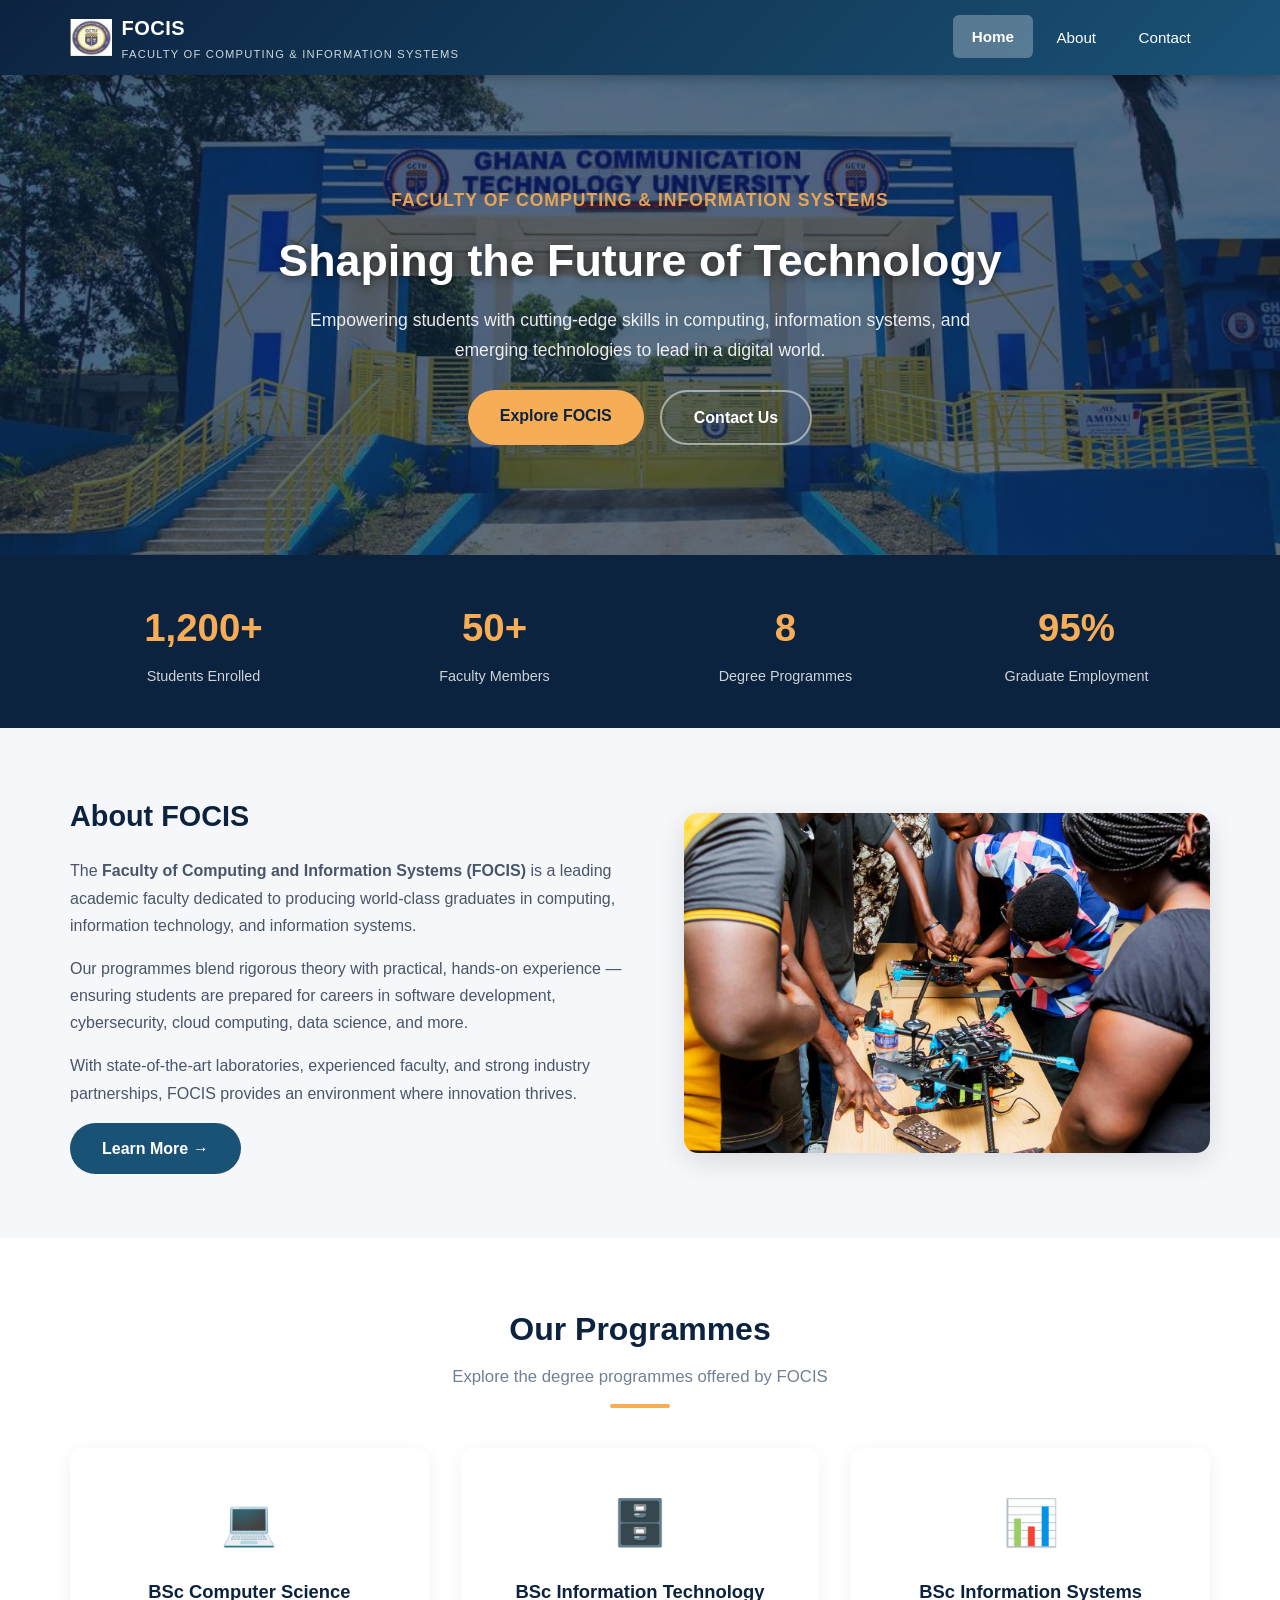
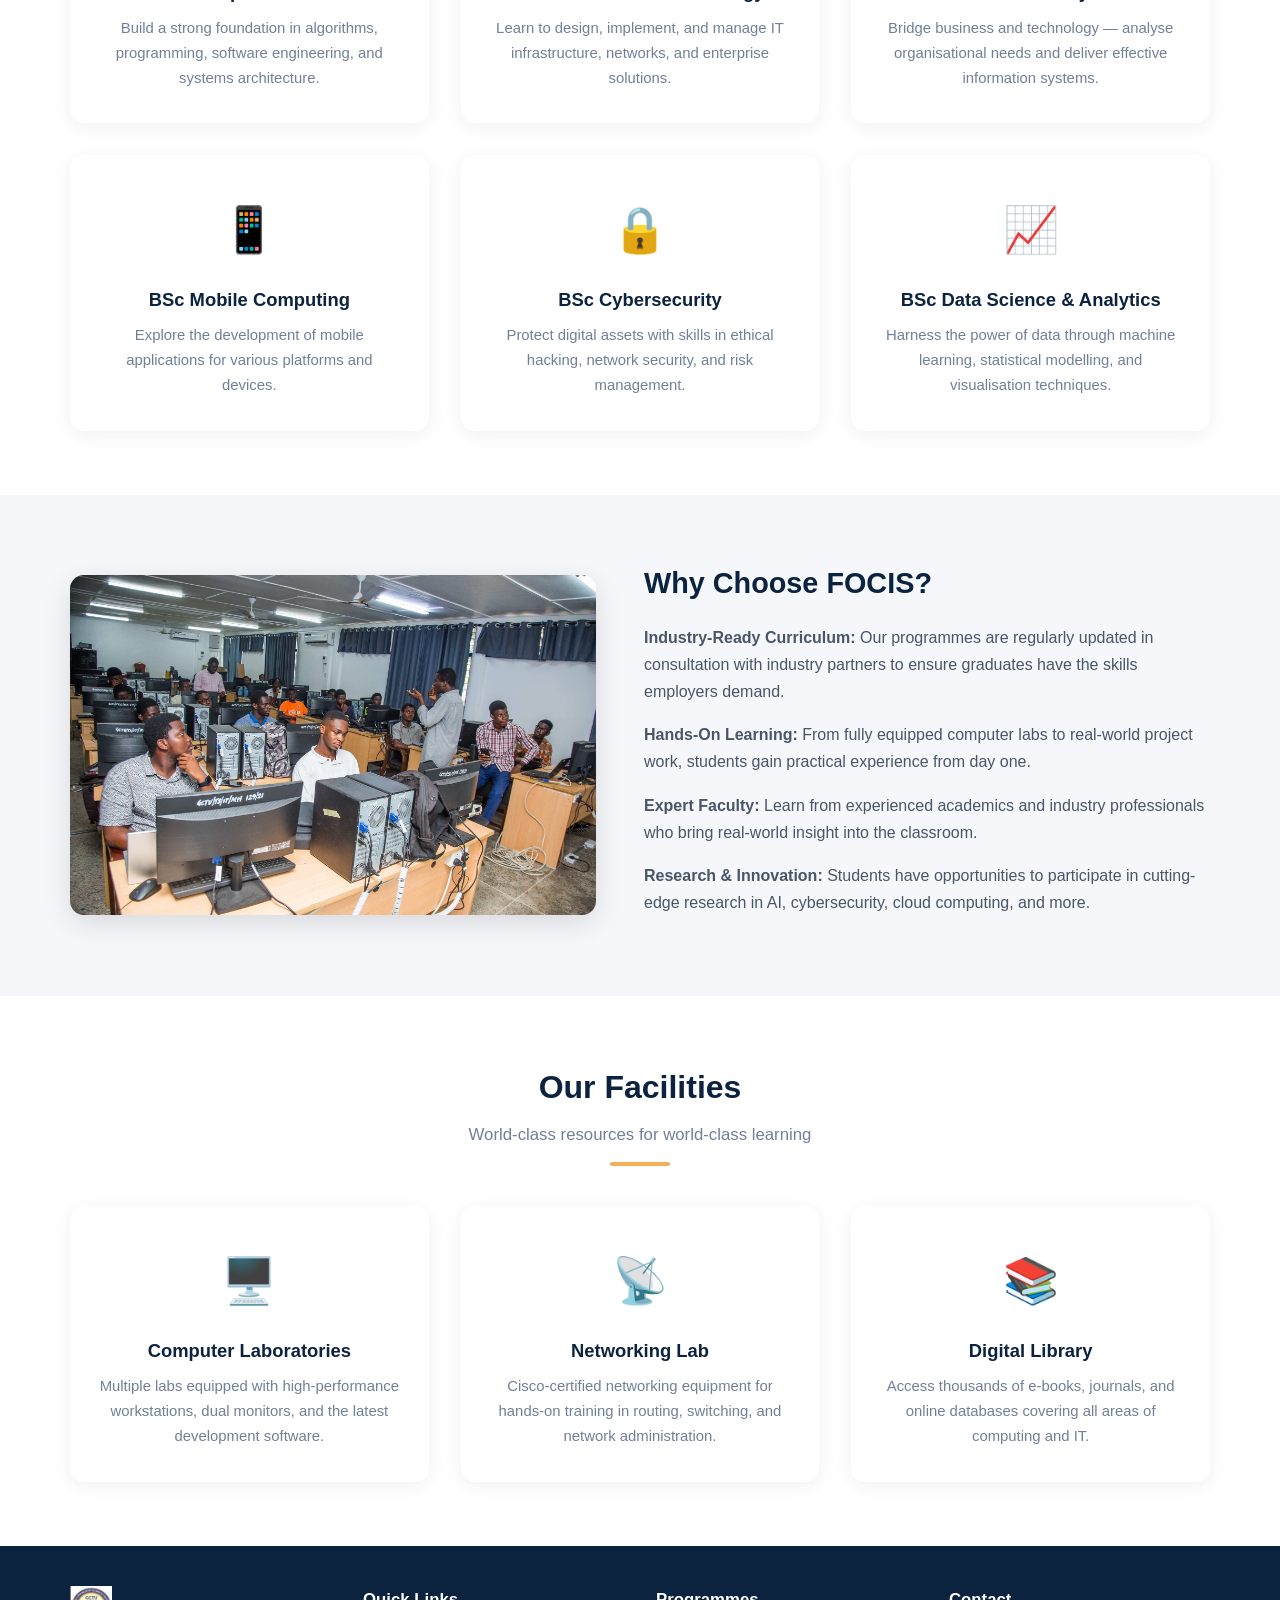
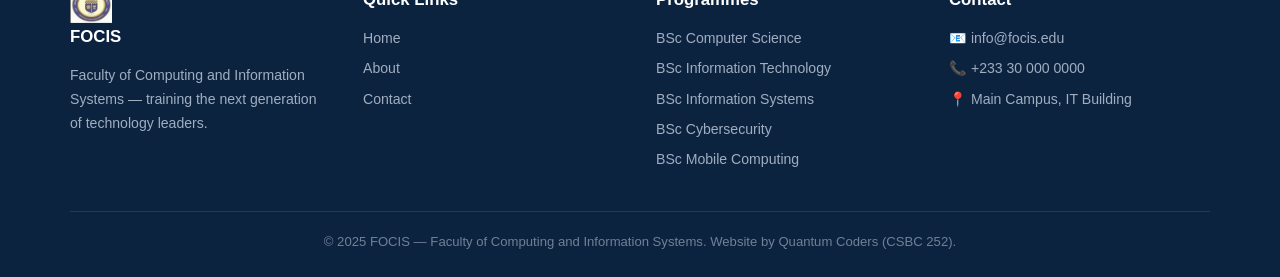
<file: index.html>
<!DOCTYPE html>
<html lang="en">
<head>
  <meta charset="UTF-8">
  <meta name="viewport" content="width=device-width, initial-scale=1.0">
  <title>FOCIS | Faculty of Computing and Information Systems</title>
  <link rel="stylesheet" href="style.css">
</head>
<body>

  <!-- ========== HEADER ========== -->
  <header>
    <div class="container">
      <a href="index.html" class="logo">
        <img src="images/G logo.jpg" alt="FOCIS Logo" class="logo-icon" height ="42" width ="42">
        <h1>FOCIS<span>Faculty of Computing &amp; Information Systems</span></h1>
      </a>
      <nav>
        <button class="hamburger" onclick="toggleMenu()" aria-label="Toggle menu">
          <span></span><span></span><span></span>
        </button>
        <ul id="navMenu">
          <li><a href="index.html" class="active">Home</a></li>
          <li><a href="about.html">About</a></li>
          <li><a href="contact.html">Contact</a></li>
        </ul>
      </nav>
    </div>
  </header>

  <!-- ========== HERO ========== -->
  <section class="hero">
     
    <img class="hero-video" 
     src="images/gtb.jpeg" type="image/jpeg" alt="FOCIS Campus View">
  </img>
    <div class="hero-overlay"></div>
    <div class="hero-content">
      <div class="hero-sub">Faculty of Computing &amp; Information Systems</div>
      <h2>Shaping the Future of Technology</h2>
      <p>Empowering students with cutting-edge skills in computing, information systems, and emerging technologies to lead in a digital world.</p>
      <div class="hero-btns">
        <a href="about.html" class="btn btn-primary">Explore FOCIS</a>
        <a href="contact.html" class="btn btn-secondary">Contact Us</a>
      </div>
    </div>
  </section>

  <!-- ========== STATS BAR ========== -->
  <section class="stats-bar">
    <div class="container">
      <div class="stats-grid">
        <div class="stat-item">
          <h3>1,200+</h3>
          <p>Students Enrolled</p>
        </div>
        <div class="stat-item">
          <h3>50+</h3>
          <p>Faculty Members</p>
        </div>
        <div class="stat-item">
          <h3>8</h3>
          <p>Degree Programmes</p>
        </div>
        <div class="stat-item">
          <h3>95%</h3>
          <p>Graduate Employment</p>
        </div>
      </div>
    </div>
  </section>

  <!-- ========== ABOUT FOCIS ========== -->
  <section class="section">
    <div class="container">
      <div class="two-col fade-in">
        <div class="text">
          <h2>About FOCIS</h2>
          <p>The <strong>Faculty of Computing and Information Systems (FOCIS)</strong> is a leading academic faculty dedicated to producing world-class graduates in computing, information technology, and information systems.</p>
          <p>Our programmes blend rigorous theory with practical, hands-on experience — ensuring students are prepared for careers in software development, cybersecurity, cloud computing, data science, and more.</p>
          <p>With state-of-the-art laboratories, experienced faculty, and strong industry partnerships, FOCIS provides an environment where innovation thrives.</p>
          <a href="about.html" class="btn btn-solid-blue">Learn More →</a>
        </div>
         
        <div class="image">
            <img src="images/lectimg.jpeg" alt="FOCIS Lecture Hall">
        </div>
      </div>
    </div>
  </section>

  <!-- ========== PROGRAMMES ========== -->
  <section class="section" style="background:#fff;">
    <div class="container">
      <div class="section-title fade-in">
        <h2>Our Programmes</h2>
        <p>Explore the degree programmes offered by FOCIS</p>
        <span class="underline"></span>
      </div>

      <div class="cards fade-in">
        <div class="card">
          <div class="icon">💻</div>
          <h3>BSc Computer Science</h3>
          <p>Build a strong foundation in algorithms, programming, software engineering, and systems architecture.</p>
        </div>
        <div class="card">
          <div class="icon">🗄️</div>
          <h3>BSc Information Technology</h3>
          <p>Learn to design, implement, and manage IT infrastructure, networks, and enterprise solutions.</p>
        </div>
        <div class="card">
          <div class="icon">📊</div>
          <h3>BSc Information Systems</h3>
          <p>Bridge business and technology — analyse organisational needs and deliver effective information systems.</p>
        </div>
        <div class="card">
          <div class="icon">📱</div>
          <h3> BSc Mobile Computing</h3>
          <p>Explore the development of mobile applications for various platforms and devices.</p>
        </div>
        <div class="card">
          <div class="icon">🔒</div>
          <h3>BSc Cybersecurity</h3>
          <p>Protect digital assets with skills in ethical hacking, network security, and risk management.</p>
        </div>
        <div class="card">
          <div class="icon">📈</div>
          <h3>BSc Data Science &amp; Analytics</h3>
          <p>Harness the power of data through machine learning, statistical modelling, and visualisation techniques.</p>
        </div>
      </div>
    </div>
  </section>

  <!-- ========== WHY FOCIS ========== -->
  <section class="section">
    <div class="container">
      <div class="two-col fade-in"> 
        <div class="image">
            <img src="images/lab.jpg" alt="FOCIS Computer Laboratory">
        </div>
        <div class="text">
          <h2>Why Choose FOCIS?</h2>
          <p><strong>Industry-Ready Curriculum:</strong> Our programmes are regularly updated in consultation with industry partners to ensure graduates have the skills employers demand.</p>
          <p><strong>Hands-On Learning:</strong> From fully equipped computer labs to real-world project work, students gain practical experience from day one.</p>
          <p><strong>Expert Faculty:</strong> Learn from experienced academics and industry professionals who bring real-world insight into the classroom.</p>
          <p><strong>Research &amp; Innovation:</strong> Students have opportunities to participate in cutting-edge research in AI, cybersecurity, cloud computing, and more.</p>
        </div>
      </div>
    </div>
  </section>

  <!-- ========== FACILITIES ========== -->
  <section class="section" style="background:#fff;">
    <div class="container">
      <div class="section-title fade-in">
        <h2>Our Facilities</h2>
        <p>World-class resources for world-class learning</p>
        <span class="underline"></span>
      </div>

      <div class="cards fade-in">
        <div class="card">
          <div class="icon">🖥️</div>
          <h3>Computer Laboratories</h3>
          <p>Multiple labs equipped with high-performance workstations, dual monitors, and the latest development software.</p>
        </div>
        <div class="card">
          <div class="icon">📡</div>
          <h3>Networking Lab</h3>
          <p>Cisco-certified networking equipment for hands-on training in routing, switching, and network administration.</p>
        </div>
        <div class="card">
          <div class="icon">📚</div>
          <h3>Digital Library</h3>
          <p>Access thousands of e-books, journals, and online databases covering all areas of computing and IT.</p>
        </div>
      </div>
    </div>
  </section>

  <!-- ========== FOOTER ========== -->
  <footer>
    <div class="container">
      <div class="footer-grid">
        <div class="footer-col">
          <img src="images/G logo.jpg" alt="FOCIS Logo" class="logo-icon" height ="42" width ="42">
          <h4> FOCIS</h4>
          <p>Faculty of Computing and Information Systems — training the next generation of technology leaders.</p>
        </div>
        <div class="footer-col">
          <h4>Quick Links</h4>
          <a href="index.html">Home</a>
          <a href="about.html">About</a>
          <a href="contact.html">Contact</a>
        </div>
        <div class="footer-col">
          <h4>Programmes</h4>
          <p>BSc Computer Science</p>
          <p>BSc Information Technology</p>
          <p>BSc Information Systems</p>
          <p>BSc Cybersecurity</p>
          <p>BSc Mobile Computing</p>
        </div>
        <div class="footer-col">
          <h4>Contact</h4>
          <p>📧 info@focis.edu</p>
          <p>📞 +233 30 000 0000</p>
          <p>📍 Main Campus, IT Building</p>
        </div>
      </div>
      <div class="footer-bottom">
        <p>&copy; 2025 FOCIS — Faculty of Computing and Information Systems. Website by Quantum Coders (CSBC 252).</p>
      </div>
    </div>
  </footer>

   <script src="script.js"></script>

</body>
</html>
</file>
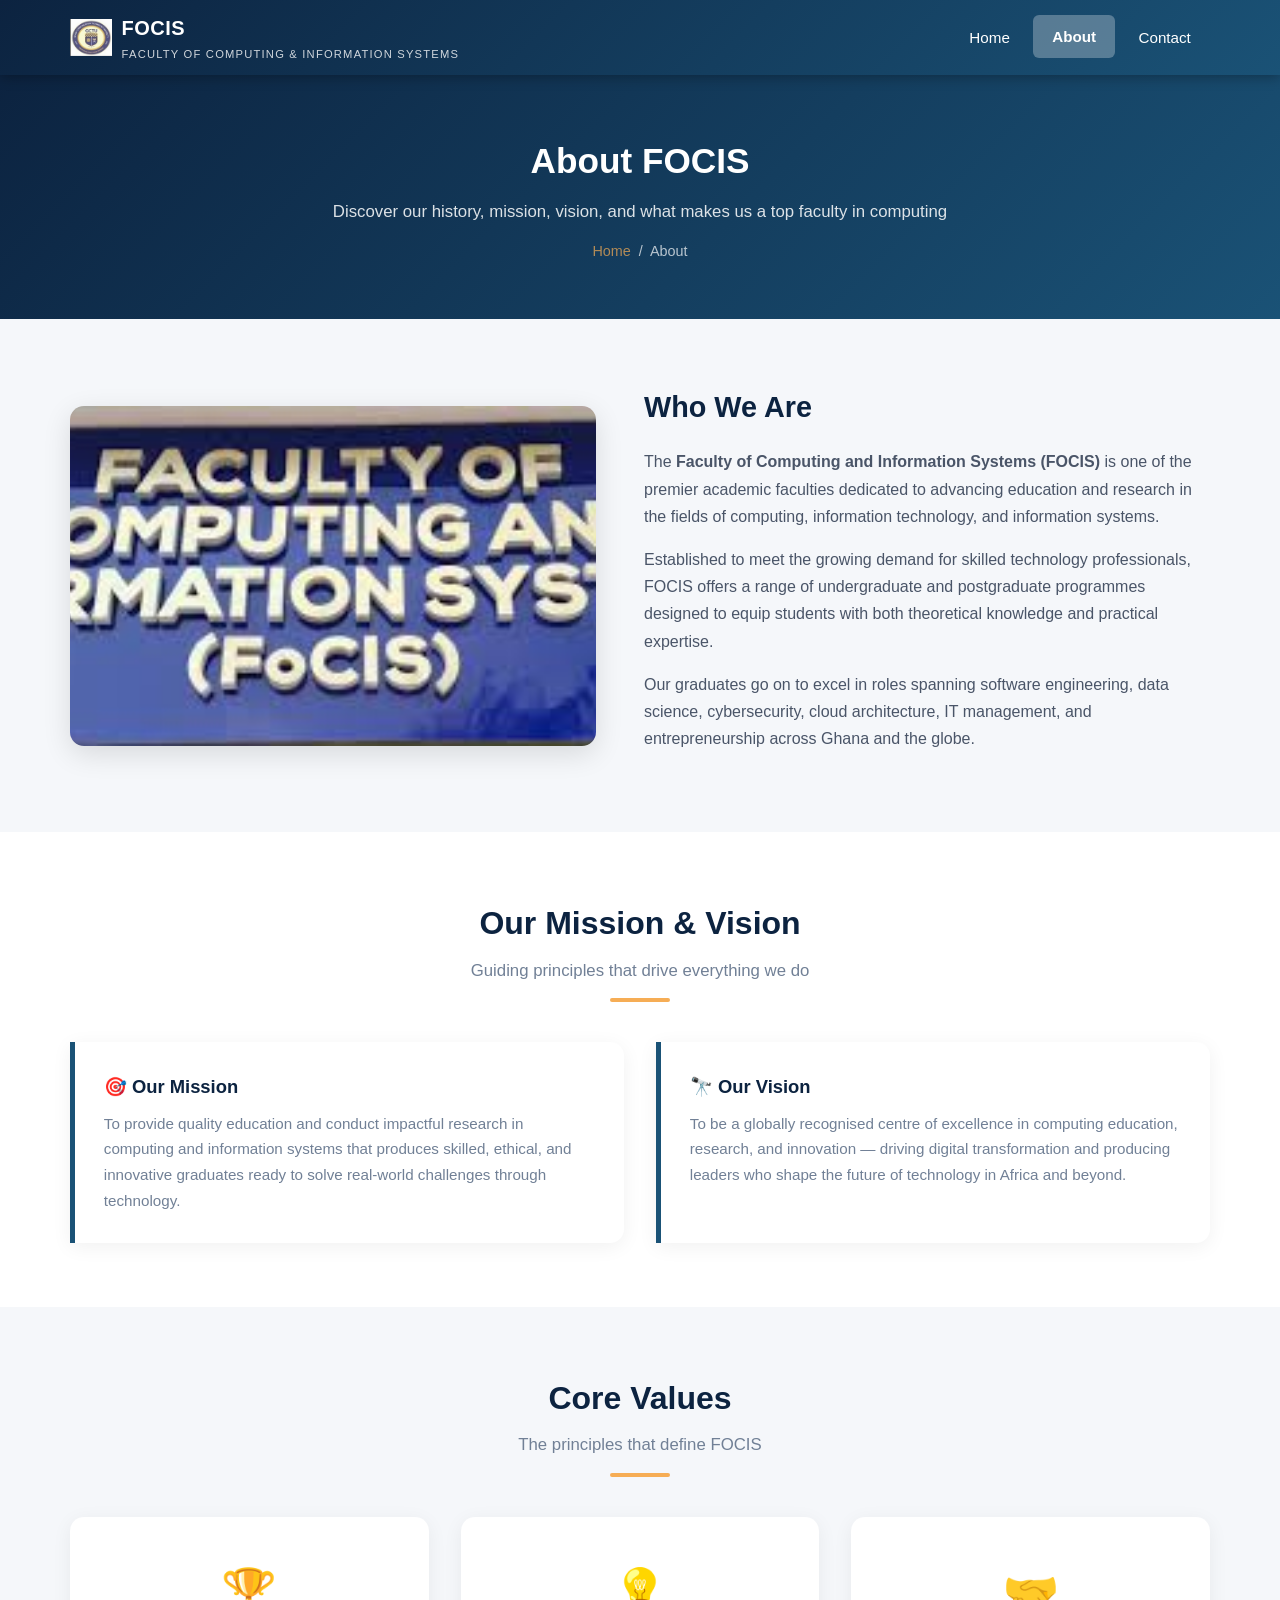
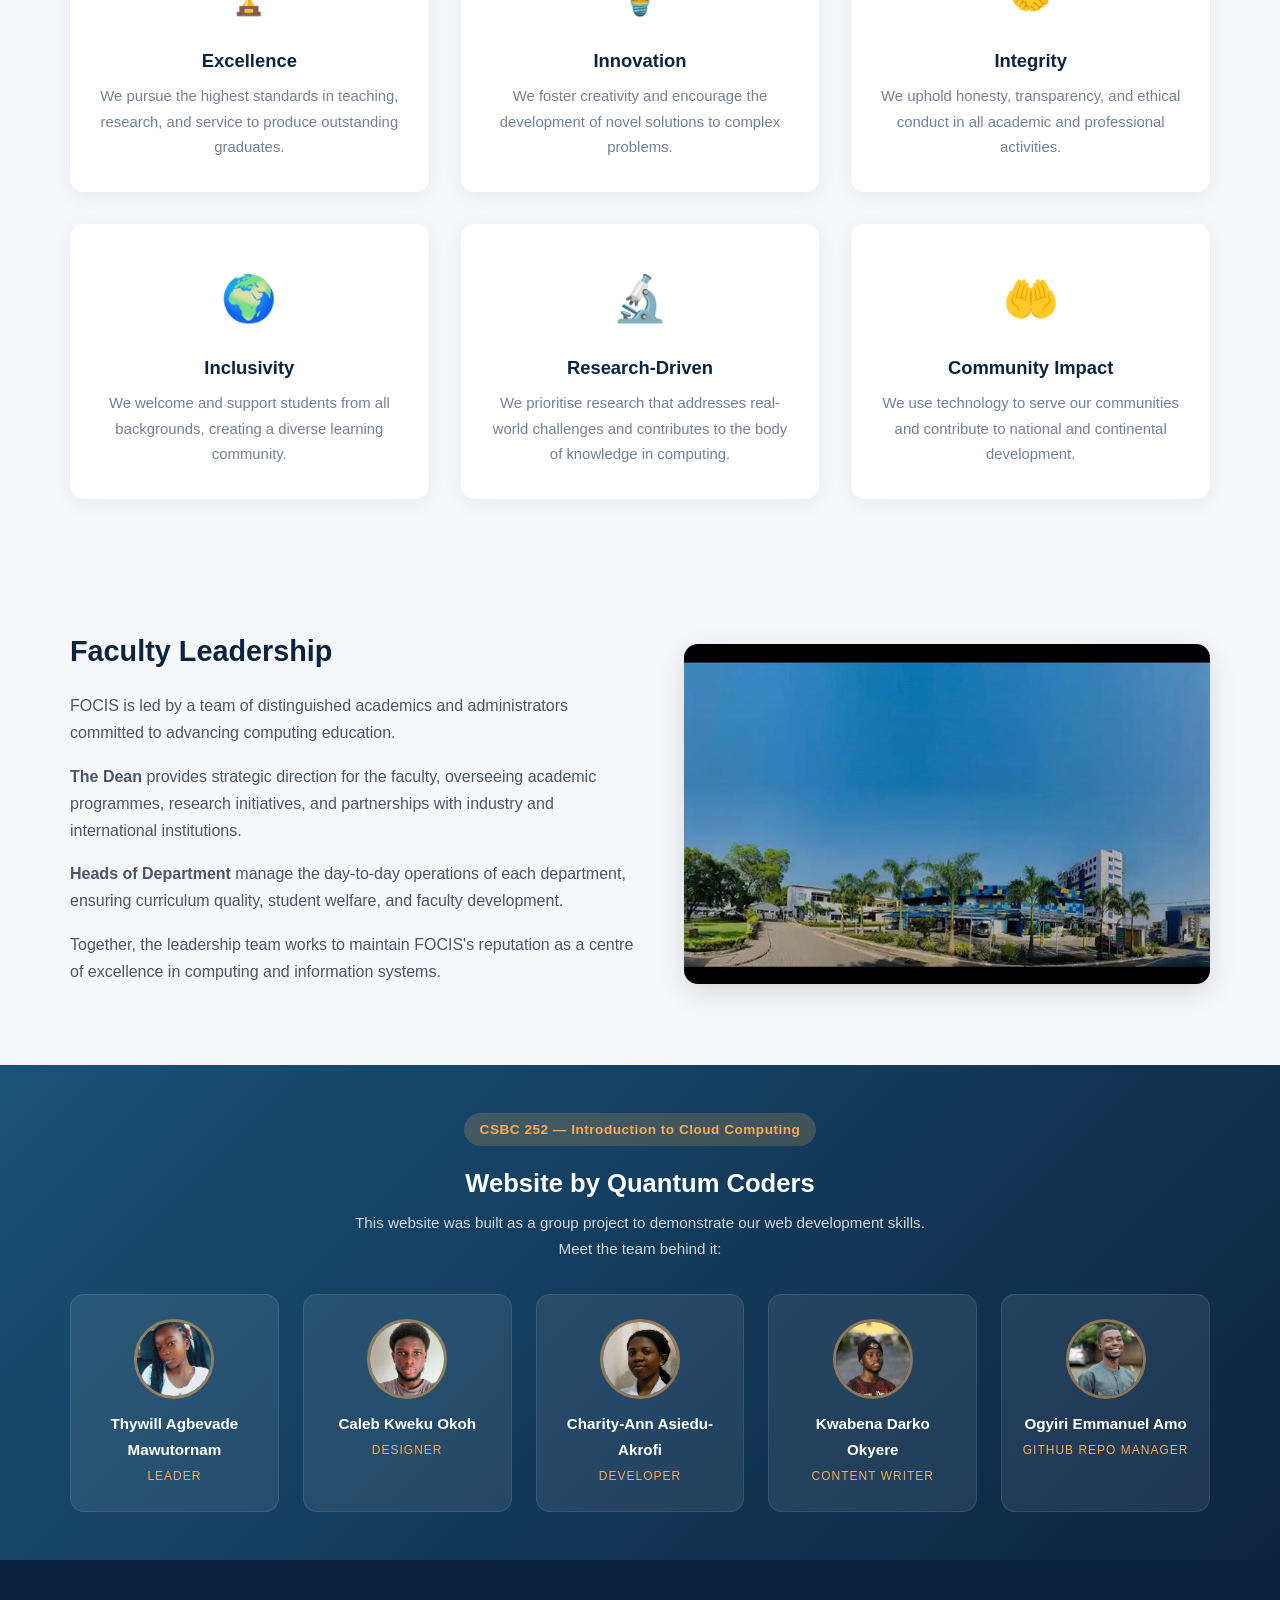
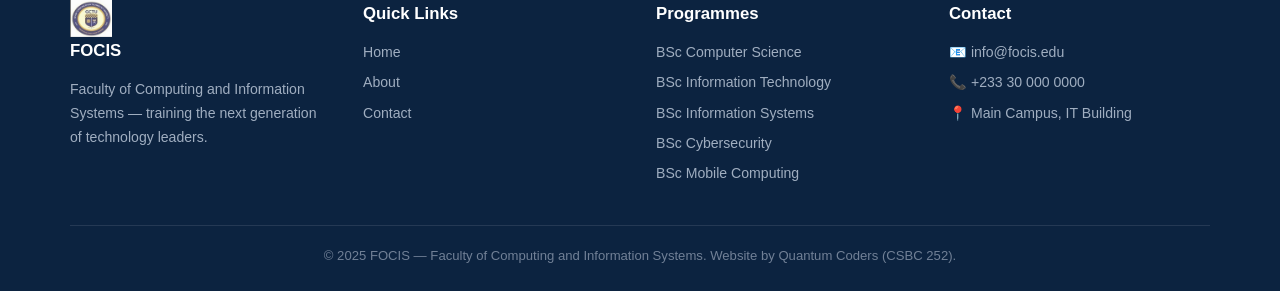
<file: about.html>
<!DOCTYPE html>
<html lang="en">
<head>
  <meta charset="UTF-8">
  <meta name="viewport" content="width=device-width, initial-scale=1.0">
  <title>About | FOCIS — Faculty of Computing and Information Systems</title>
  <link rel="stylesheet" href="style.css">
</head>
<body>

  <!-- ========== HEADER ========== -->
  <header>
    <div class="container">
      <a href="index.html" class="logo">
         <img src="images/G logo.jpg" alt="FOCIS Logo" class="logo-icon" height ="42" width ="42">
        <h1>FOCIS<span>Faculty of Computing &amp; Information Systems</span></h1>
      </a>
      <nav>
        <button class="hamburger" onclick="toggleMenu()" aria-label="Toggle menu">
          <span></span><span></span><span></span>
        </button>
        <ul id="navMenu">
          <li><a href="index.html">Home</a></li>
          <li><a href="about.html" class="active">About</a></li>
          <li><a href="contact.html">Contact</a></li>
        </ul>
      </nav>
    </div>
  </header>

  <!-- ========== PAGE BANNER ========== -->
  <section class="page-banner">
    <h2>About FOCIS</h2>
    <p>Discover our history, mission, vision, and what makes us a top faculty in computing</p>
    <div class="breadcrumb">
      <a href="index.html">Home</a> &nbsp;/&nbsp; About
    </div>
  </section>

  <!-- ========== OVERVIEW ========== -->
  <section class="section">
    <div class="container">
      <div class="two-col fade-in">
        <div class="image">
          <img src="images/focis.jpg" alt="FOCIS Faculty">
        </div>
        <div class="text">
          <h2>Who We Are</h2>
          <p>The <strong>Faculty of Computing and Information Systems (FOCIS)</strong> is one of the premier academic faculties dedicated to advancing education and research in the fields of computing, information technology, and information systems.</p>
          <p>Established to meet the growing demand for skilled technology professionals, FOCIS offers a range of undergraduate and postgraduate programmes designed to equip students with both theoretical knowledge and practical expertise.</p>
          <p>Our graduates go on to excel in roles spanning software engineering, data science, cybersecurity, cloud architecture, IT management, and entrepreneurship across Ghana and the globe.</p>
        </div>
      </div>
    </div>
  </section>

  <!-- ========== MISSION & VISION ========== -->
  <section class="section" style="background:#fff;">
    <div class="container">
      <div class="section-title fade-in">
        <h2>Our Mission &amp; Vision</h2>
        <p>Guiding principles that drive everything we do</p>
        <span class="underline"></span>
      </div>

      <div class="info-boxes fade-in">
        <div class="info-box">
          <h3>🎯 Our Mission</h3>
          <p>To provide quality education and conduct impactful research in computing and information systems that produces skilled, ethical, and innovative graduates ready to solve real-world challenges through technology.</p>
        </div>
        <div class="info-box">
          <h3>🔭 Our Vision</h3>
          <p>To be a globally recognised centre of excellence in computing education, research, and innovation — driving digital transformation and producing leaders who shape the future of technology in Africa and beyond.</p>
        </div>
      </div>
    </div>
  </section>

  <!-- ========== CORE VALUES ========== -->
  <section class="section">
    <div class="container">
      <div class="section-title fade-in">
        <h2>Core Values</h2>
        <p>The principles that define FOCIS</p>
        <span class="underline"></span>
      </div>

      <div class="cards fade-in">
        <div class="card">
          <div class="icon">🏆</div>
          <h3>Excellence</h3>
          <p>We pursue the highest standards in teaching, research, and service to produce outstanding graduates.</p>
        </div>
        <div class="card">
          <div class="icon">💡</div>
          <h3>Innovation</h3>
          <p>We foster creativity and encourage the development of novel solutions to complex problems.</p>
        </div>
        <div class="card">
          <div class="icon">🤝</div>
          <h3>Integrity</h3>
          <p>We uphold honesty, transparency, and ethical conduct in all academic and professional activities.</p>
        </div>
        <div class="card">
          <div class="icon">🌍</div>
          <h3>Inclusivity</h3>
          <p>We welcome and support students from all backgrounds, creating a diverse learning community.</p>
        </div>
        <div class="card">
          <div class="icon">🔬</div>
          <h3>Research-Driven</h3>
          <p>We prioritise research that addresses real-world challenges and contributes to the body of knowledge in computing.</p>
        </div>
        <div class="card">
          <div class="icon">🤲</div>
          <h3>Community Impact</h3>
          <p>We use technology to serve our communities and contribute to national and continental development.</p>
        </div>
      </div>
    </div>
  </section>

  <!-- ========== LEADERSHIP ========== -->
  <section class="section">
    <div class="container">
      <div class="two-col fade-in">
        <div class="text">
          <h2>Faculty Leadership</h2>
          <p>FOCIS is led by a team of distinguished academics and administrators committed to advancing computing education.</p>
          <p><strong>The Dean</strong> provides strategic direction for the faculty, overseeing academic programmes, research initiatives, and partnerships with industry and international institutions.</p>
          <p><strong>Heads of Department</strong> manage the day-to-day operations of each department, ensuring curriculum quality, student welfare, and faculty development.</p>
          <p>Together, the leadership team works to maintain FOCIS's reputation as a centre of excellence in computing and information systems.</p>
        </div>
        <div class="image">
          <img src="images/GT.jpeg" alt="Faculty presentation">
        </div>
      </div>
    </div>
  </section>

  <!-- ========== GROUP CREDITS ========== -->
  <section class="credits-banner">
    <div class="container">
      <span class="course-tag">CSBC 252 — Introduction to Cloud Computing</span>
      <h2>Website by Quantum Coders</h2>
      <p>This website was built as a group project to demonstrate our web development skills. Meet the team behind it:</p>

      <div class="team-grid">
        <div class="team-card">
          <div class="avatar">
            <img src="images/THYWILL.jpeg" alt="Thywill Agbevade Mawutornam">
          </div>
          <h3>Thywill Agbevade Mawutornam</h3>
          <div class="role">Leader</div>
        </div>
        <div class="team-card">
          <div class="avatar">
            <img src="images/CALEB1.jpeg" alt="Caleb Kweku Okoh">
          </div>
          <h3>Caleb Kweku Okoh</h3>
          <div class="role">Designer</div>
        </div>
        <div class="team-card">
          <div class="avatar">
            <img src="images/ANN.jpeg" alt="Charity-Ann Asiedu-Akrofi">
          </div>
          <h3>Charity-Ann Asiedu-Akrofi</h3>
          <div class="role">Developer</div>
        </div>
        <div class="team-card">
          <div class="avatar">
            <img src="images/DARKO1.jpeg" alt="Kwabena Darko Okyere">
          </div>
          <h3>Kwabena Darko Okyere</h3>
          <div class="role">Content Writer</div>
        </div>
        <div class="team-card">
          <div class="avatar">
            <img src="images/AMO1.jpeg" alt="Ogyiri Emmanuel Amo">
          </div>
          <h3>Ogyiri Emmanuel Amo</h3>
          <div class="role">GitHub Repo Manager</div>
        </div>
      </div>
    </div>
  </section>

  <!-- ========== FOOTER ========== -->
  <footer>
    <div class="container">
      <div class="footer-grid">
        <div class="footer-col">
          <img src="images/G logo.jpg" alt="FOCIS Logo" class="logo-icon" height ="42" width ="42">
          <h4> FOCIS</h4>
          <p>Faculty of Computing and Information Systems — training the next generation of technology leaders.</p>
        </div>
        <div class="footer-col">
          <h4>Quick Links</h4>
          <a href="index.html">Home</a>
          <a href="about.html">About</a>
          <a href="contact.html">Contact</a>
        </div>
        <div class="footer-col">
          <h4>Programmes</h4>
          <p>BSc Computer Science</p>
          <p>BSc Information Technology</p>
          <p>BSc Information Systems</p>
          <p>BSc Cybersecurity</p>
          <p>BSc Mobile Computing</p>
        </div>
        <div class="footer-col">
          <h4>Contact</h4>
          <p>📧 info@focis.edu</p>
          <p>📞 +233 30 000 0000</p>
          <p>📍 Main Campus, IT Building</p>
        </div>
      </div>
      <div class="footer-bottom">
        <p>&copy; 2025 FOCIS — Faculty of Computing and Information Systems. Website by Quantum Coders (CSBC 252).</p>
      </div>
    </div>
  </footer>

    <script src="script.js"></script>

</body>
</html>
</file>
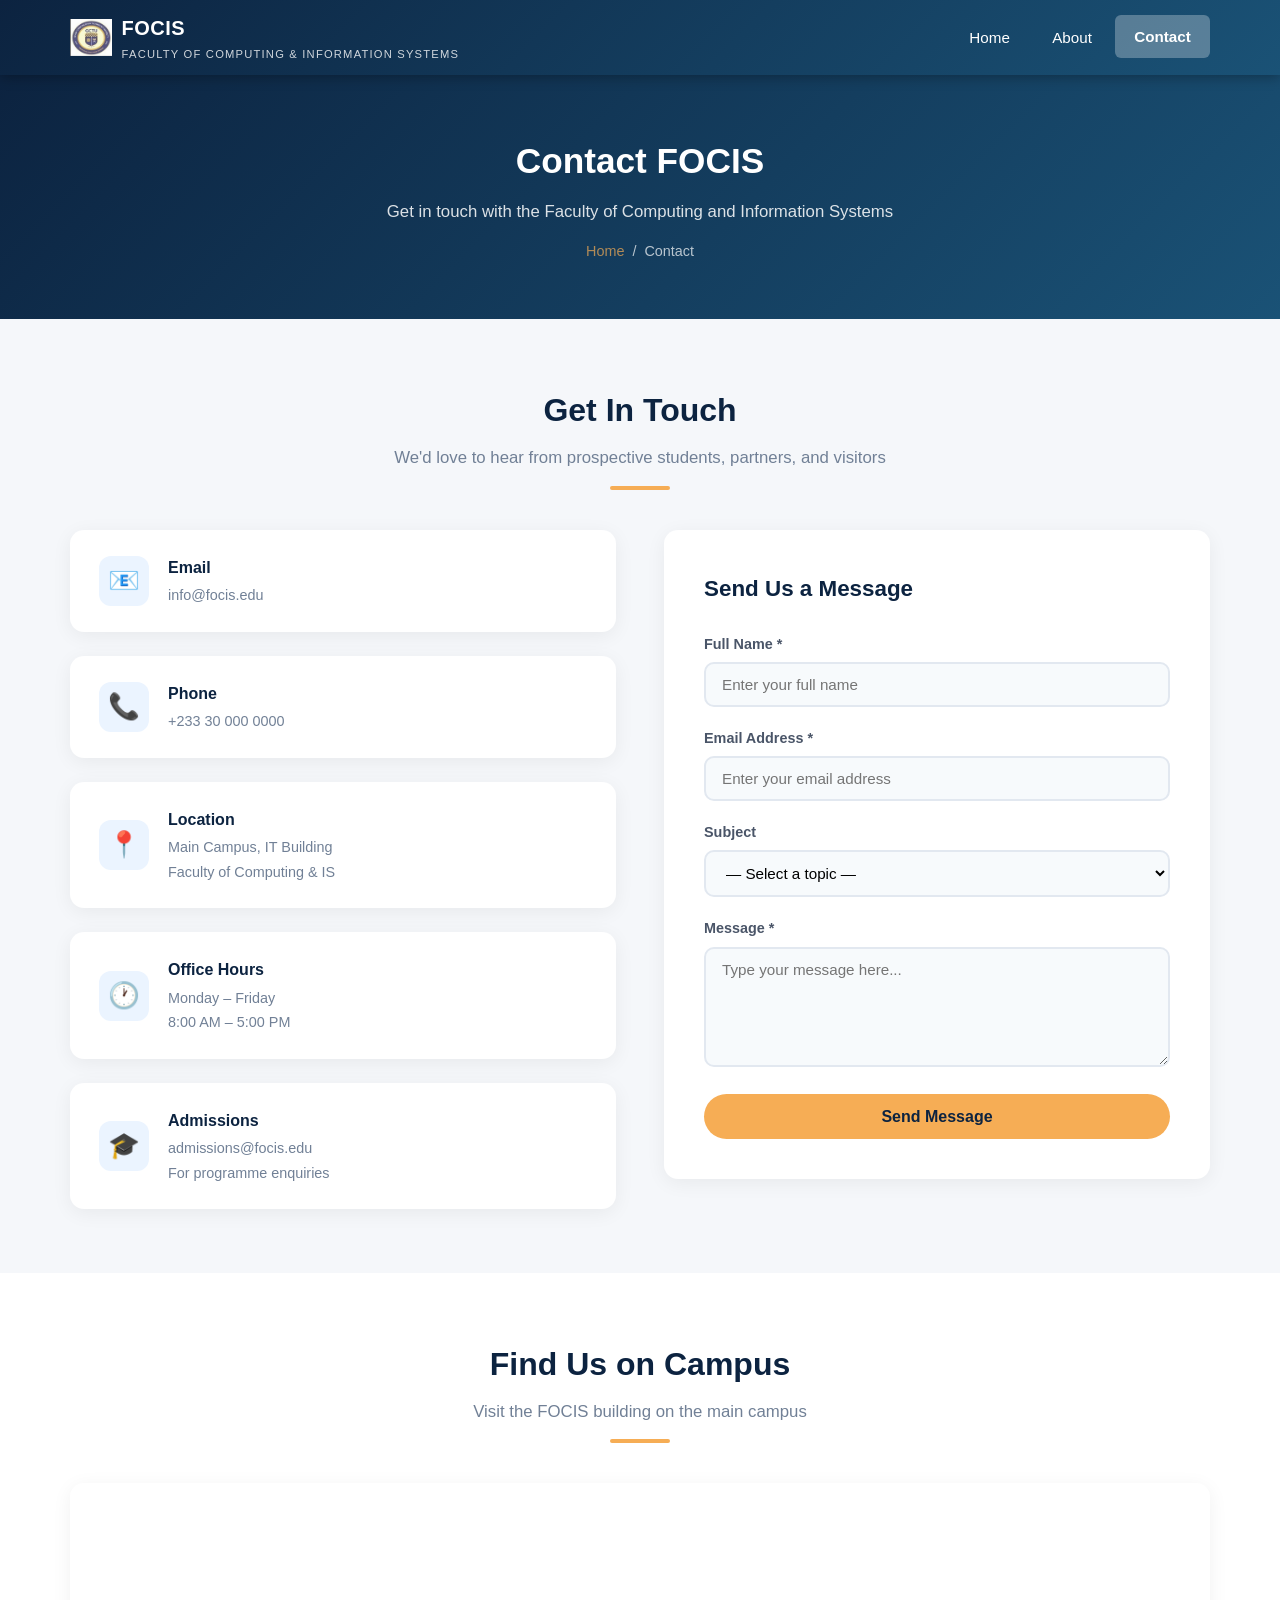
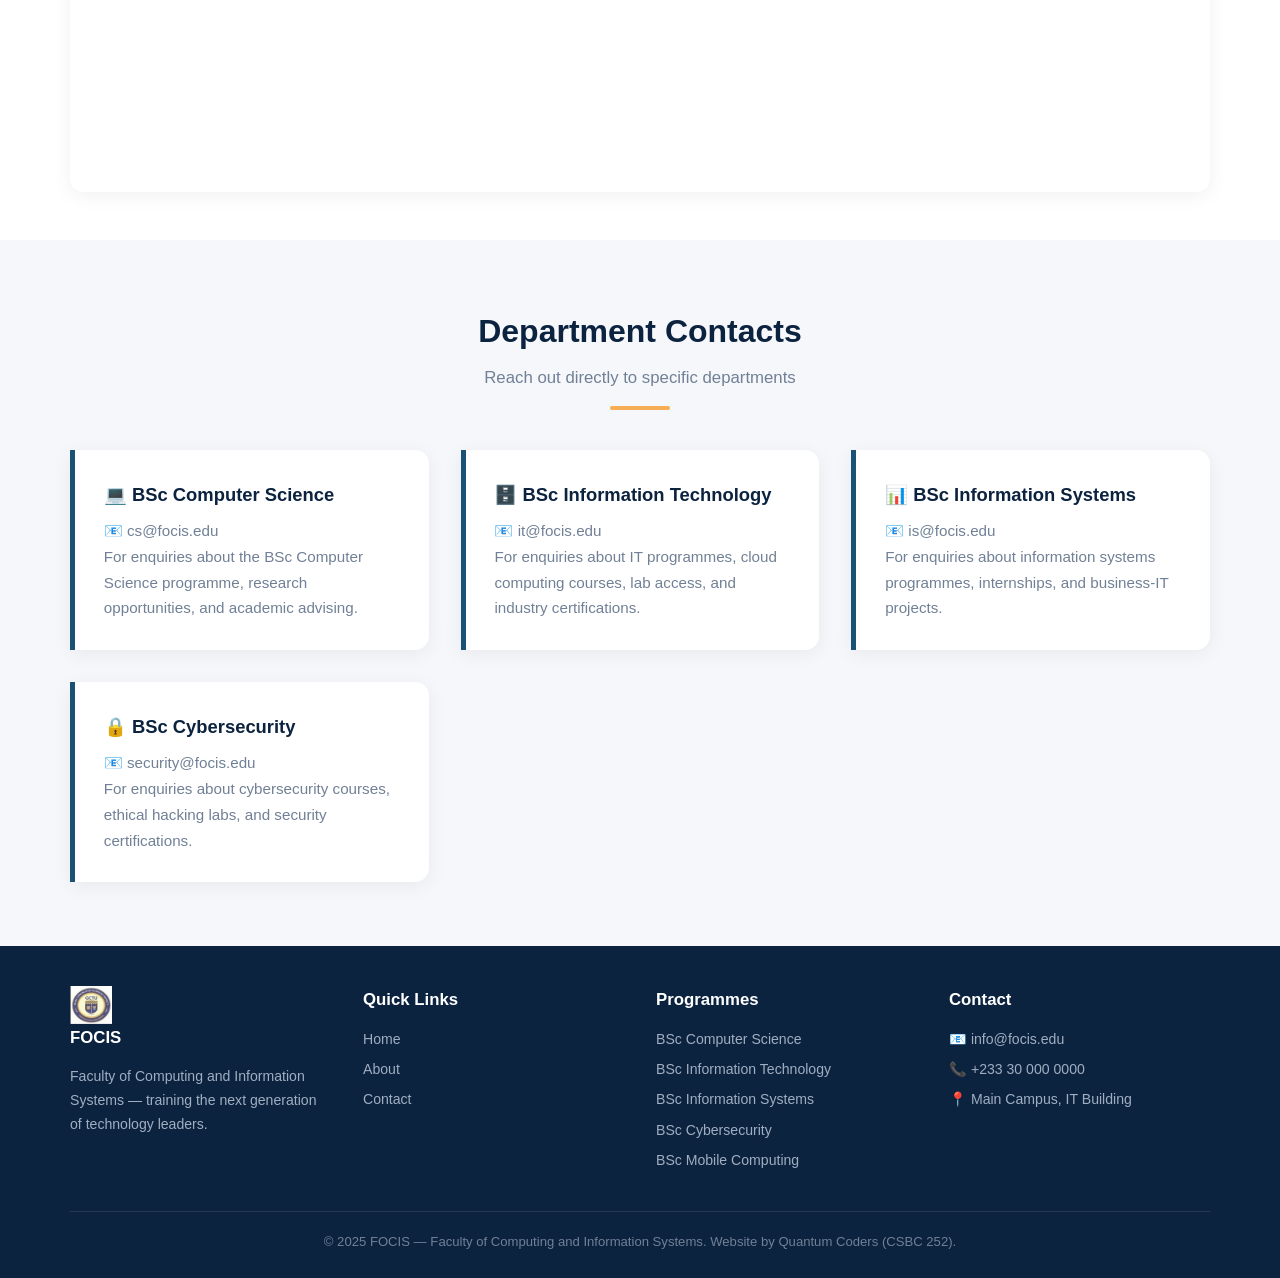
<file: contact.html>
<!DOCTYPE html>
<html lang="en">
<head>
  <meta charset="UTF-8">
  <meta name="viewport" content="width=device-width, initial-scale=1.0">
  <title>Contact | FOCIS — Faculty of Computing and Information Systems</title>
  <link rel="stylesheet" href="style.css">
</head>
<body>

  <!-- ========== HEADER ========== -->
  <header>
    <div class="container">
      <a href="index.html" class="logo">
         <img src="images/G logo.jpg" alt="FOCIS Logo" class="logo-icon" height ="42" width ="42">
        <h1>FOCIS<span>Faculty of Computing &amp; Information Systems</span></h1>
      </a>
      <nav>
        <button class="hamburger" onclick="toggleMenu()" aria-label="Toggle menu">
          <span></span><span></span><span></span>
        </button>
        <ul id="navMenu">
          <li><a href="index.html">Home</a></li>
          <li><a href="about.html">About</a></li>
          <li><a href="contact.html" class="active">Contact</a></li>
        </ul>
      </nav>
    </div>
  </header>

  <!-- ========== PAGE BANNER ========== -->
  <section class="page-banner">
    <h2>Contact FOCIS</h2>
    <p>Get in touch with the Faculty of Computing and Information Systems</p>
    <div class="breadcrumb">
      <a href="index.html">Home</a> &nbsp;/&nbsp; Contact
    </div>
  </section>

  <!-- ========== CONTACT SECTION ========== -->
  <section class="section">
    <div class="container">
      <div class="section-title fade-in">
        <h2>Get In Touch</h2>
        <p>We'd love to hear from prospective students, partners, and visitors</p>
        <span class="underline"></span>
      </div>

      <div class="contact-wrapper fade-in">

        <!-- LEFT: Contact Info Cards -->
        <div class="contact-info-cards">
          <div class="contact-info-card">
            <div class="c-icon">📧</div>
            <div>
              <h4>Email</h4>
              <p>info@focis.edu</p>
            </div>
          </div>
          <div class="contact-info-card">
            <div class="c-icon">📞</div>
            <div>
              <h4>Phone</h4>
              <p>+233 30 000 0000</p>
            </div>
          </div>
          <div class="contact-info-card">
            <div class="c-icon">📍</div>
            <div>
              <h4>Location</h4>
              <p>Main Campus, IT Building<br>Faculty of Computing &amp; IS</p>
            </div>
          </div>
          <div class="contact-info-card">
            <div class="c-icon">🕐</div>
            <div>
              <h4>Office Hours</h4>
              <p>Monday – Friday<br>8:00 AM – 5:00 PM</p>
            </div>
          </div>
          <div class="contact-info-card">
            <div class="c-icon">🎓</div>
            <div>
              <h4>Admissions</h4>
              <p>admissions@focis.edu<br>For programme enquiries</p>
            </div>
          </div>
        </div>

        <!-- RIGHT: Contact Form -->
        <div class="contact-form">
          <h3>Send Us a Message</h3>
          <form id="contactForm" onsubmit="handleSubmit(event)">
            <div class="form-group">
              <label for="name">Full Name *</label>
              <input type="text" id="name" name="name" placeholder="Enter your full name" required>
              <small id="nameError" style="color:#e53e3e;display:none;font-size:0.82rem;">Please enter your name.</small>
            </div>
            <div class="form-group">
              <label for="email">Email Address *</label>
              <input type="email" id="email" name="email" placeholder="Enter your email address" required>
              <small id="emailError" style="color:#e53e3e;display:none;font-size:0.82rem;">Please enter a valid email.</small>
            </div>
            <div class="form-group">
              <label for="subject">Subject</label>
              <select id="subject" name="subject">
                <option value="">— Select a topic —</option>
                <option value="admissions">Admissions Enquiry</option>
                <option value="programmes">Programme Information</option>
                <option value="academic">Academic Support</option>
                <option value="partnerships">Industry Partnerships</option>
                <option value="general">General Enquiry</option>
              </select>
            </div>
            <div class="form-group">
              <label for="message">Message *</label>
              <textarea id="message" name="message" placeholder="Type your message here..." required></textarea>
              <small id="messageError" style="color:#e53e3e;display:none;font-size:0.82rem;">Please enter a message.</small>
            </div>
            <button type="submit" class="btn btn-primary">Send Message</button>
          </form>
          <div id="successMsg" class="success-msg">
            ✅ Thank you! Your message has been sent to FOCIS. We'll respond as soon as possible.
          </div>
        </div>
      </div>
    </div>
  </section>

  <!-- ========== MAP ========== -->
  <section class="section" style="background:#fff;padding-bottom:3rem;">
    <div class="container">
      <div class="section-title fade-in">
        <h2>Find Us on Campus</h2>
        <p>Visit the FOCIS building on the main campus</p>
        <span class="underline"></span>
      </div>
      <div class="map-section fade-in">
        <iframe src="https://www.google.com/maps/embed?pb=!1m18!1m12!1m3!1d3970.799747781828!2d-0.2254177260125326!3d5.596579733242374!2m3!1f0!2f0!3f0!3m2!1i1024!2i768!4f13.1!3m3!1m2!1s0xfdf9a29c79e71eb%3A0x39e24c336da5d01a!2sGCTU%20Tesano%20Campus!5e0!3m2!1sen!2smt!4v1781090386816!5m2!1sen!2smt" width="600" height="450" style="border:0;" allowfullscreen="" loading="lazy" referrerpolicy="no-referrer-when-downgrade"></iframe>
      </div>
    </div>
  </section>

  <!-- ========== DEPARTMENT CONTACTS ========== -->
  <section class="section">
    <div class="container">
      <div class="section-title fade-in">
        <h2>Department Contacts</h2>
        <p>Reach out directly to specific departments</p>
        <span class="underline"></span>
      </div>

      <div class="info-boxes fade-in">
        <div class="info-box">
          <h3>💻 BSc Computer Science</h3>
          <p>📧 cs@focis.edu</p>
          <p>For enquiries about the BSc Computer Science programme, research opportunities, and academic advising.</p>
        </div>
        <div class="info-box">
          <h3>🗄️ BSc Information Technology</h3>
          <p>📧 it@focis.edu</p>
          <p>For enquiries about IT programmes, cloud computing courses, lab access, and industry certifications.</p>
        </div>
        <div class="info-box">
          <h3>📊 BSc Information Systems</h3>
          <p>📧 is@focis.edu</p>
          <p>For enquiries about information systems programmes, internships, and business-IT projects.</p>
        </div>
        <div class="info-box">
          <h3>🔒 BSc Cybersecurity</h3>
          <p>📧 security@focis.edu</p>
          <p>For enquiries about cybersecurity courses, ethical hacking labs, and security certifications.</p>
        </div>
      </div>
    </div>
  </section>

  <!-- ========== FOOTER ========== -->
  <footer>
    <div class="container">
      <div class="footer-grid">
        <div class="footer-col">
          <img src="images/G logo.jpg" alt="FOCIS Logo" class="logo-icon" height ="42" width ="42">
          <h4> FOCIS</h4>
          <p>Faculty of Computing and Information Systems — training the next generation of technology leaders.</p>
        </div>
        <div class="footer-col">
          <h4>Quick Links</h4>
          <a href="index.html">Home</a>
          <a href="about.html">About</a>
          <a href="contact.html">Contact</a>
        </div>
        <div class="footer-col">
          <h4>Programmes</h4>
          <p>BSc Computer Science</p>
          <p>BSc Information Technology</p>
          <p>BSc Information Systems</p>
          <p>BSc Cybersecurity</p>
          <p>BSc Mobile Computing</p>
        </div>
        <div class="footer-col">
          <h4>Contact</h4>
          <p>📧 info@focis.edu</p>
          <p>📞 +233 30 000 0000</p>
          <p>📍 Main Campus, IT Building</p>
        </div>
      </div>
      <div class="footer-bottom">
        <p>&copy; 2025 FOCIS — Faculty of Computing and Information Systems. Website by Quantum Coders (CSBC 252).</p>
      </div>
    </div>
  </footer>

 <script src="script.js"> </script>

</body>
</html>
</file>
<file: style.css>
/* ===================================
   FOCIS – Faculty of Computing and
   Information Systems Website
   =================================== */

/* ---------- Reset & Base ---------- */
*,
*::before,
*::after {
  margin: 0;
  padding: 0;
  box-sizing: border-box;
}

html {
  scroll-behavior: smooth;
}

body {
  font-family: 'Segoe UI', Tahoma, Geneva, Verdana, sans-serif;
  line-height: 1.7;
  color: #333;
  background-color: #f5f7fa;
}

a {
  text-decoration: none;
  color: inherit;
}

img {
  max-width: 100%;
  height: auto;
  display: block;
}

ul {
  list-style: none;
}

/* ---------- Utility ---------- */
.container {
  width: 90%;
  max-width: 1140px;
  margin: 0 auto;
}

/* ---------- Header / Navigation ---------- */
header {
  background: linear-gradient(135deg, #0c2340, #1a5276);
  color: #fff;
  position: sticky;
  top: 0;
  z-index: 1000;
  box-shadow: 0 2px 12px rgba(0, 0, 0, 0.3);
}

header .container {
  display: flex;
  align-items: center;
  justify-content: space-between;
  padding: 0.7rem 0;
}

.logo {
  display: flex;
  align-items: center;
  gap: 0.6rem;
}

.logo-icon {
  font-size: 2rem;
}

.logo h1 {
  font-size: 1.25rem;
  font-weight: 700;
  letter-spacing: 0.5px;
}

.logo span {
  display: block;
  font-size: 0.7rem;
  font-weight: 400;
  opacity: 0.8;
  letter-spacing: 1.2px;
  text-transform: uppercase;
}

nav ul {
  display: flex;
  gap: 0.25rem;
}

nav ul li a {
  display: inline-block;
  padding: 0.55rem 1.2rem;
  border-radius: 6px;
  font-weight: 500;
  font-size: 0.95rem;
  transition: background 0.3s, transform 0.2s;
}

nav ul li a:hover,
nav ul li a.active {
  background: rgba(255, 255, 255, 0.18);
  transform: translateY(-1px);
}

nav ul li a.active {
  background: rgba(255, 255, 255, 0.28);
  font-weight: 700;
}

/* Mobile hamburger */
.hamburger {
  display: none;
  flex-direction: column;
  gap: 5px;
  cursor: pointer;
  background: none;
  border: none;
  padding: 6px;
}

.hamburger span {
  display: block;
  width: 26px;
  height: 3px;
  background: #fff;
  border-radius: 3px;
  transition: 0.3s;
}

/* ---------- Hero Section ---------- */
.hero {
  position: relative;
  min-height: 480px;
  display: flex;
  align-items: center;
  justify-content: center;
  text-align: center;
  color: #fff;
  overflow: hidden;
  background: linear-gradient(135deg, #0c2340 0%, #1a5276 40%, #0c2340 70%, #1a3a5c 100%);
  background-size: 300% 300%;
  animation: heroGradient 10s ease infinite;
}

@keyframes heroGradient {
  0%   { background-position: 0% 50%; }
  50%  { background-position: 100% 50%; }
  100% { background-position: 0% 50%; }
}

/* Hero video background */
.hero-video {
  position: absolute;
  inset: 0;
  width: 100%;
  height: 100%;
  object-fit: cover;
  z-index: 0;
}

/* Dark overlay on top of video */
.hero-overlay {
  position: absolute;
  inset: 0;
  background: rgba(12, 35, 64, 0.65);
  z-index: 1;
}

/* Fallback animated gradient when no video is loaded */
.hero-video:not([src]),
.hero-video source:not([src]) {
  display: none;
}

.hero-bg {
  position: absolute;
  inset: 0;
  background-size: cover;
  background-position: center;
  filter: brightness(0.38);
  z-index: 0;
}

/* ---------- Image Placeholder ---------- */
.img-placeholder {
  width: 100%;
  height: 340px;
  background: linear-gradient(135deg, #e2e8f0, #cbd5e0);
  border: 3px dashed #a0aec0;
  border-radius: 14px;
  display: flex;
  flex-direction: column;
  align-items: center;
  justify-content: center;
  gap: 0.5rem;
  text-align: center;
  transition: background 0.3s;
}

.img-placeholder:hover {
  background: linear-gradient(135deg, #cbd5e0, #a0aec0);
}

.img-placeholder .placeholder-icon {
  font-size: 3rem;
  opacity: 0.7;
}

.img-placeholder .placeholder-label {
  font-size: 1.1rem;
  font-weight: 700;
  color: #4a5568;
}

.img-placeholder .placeholder-hint {
  font-size: 0.78rem;
  color: #718096;
  background: rgba(255,255,255,0.6);
  padding: 0.25rem 0.8rem;
  border-radius: 50px;
  font-family: monospace;
}

.hero-content {
  position: relative;
  z-index: 2;
  padding: 3rem 1.5rem;
  max-width: 780px;
}

.hero-content h2 {
  font-size: 2.8rem;
  font-weight: 800;
  margin-bottom: 0.5rem;
  text-shadow: 0 2px 10px rgba(0,0,0,0.5);
}

.hero-content .hero-sub {
  font-size: 1.1rem;
  font-weight: 600;
  opacity: 0.9;
  margin-bottom: 0.4rem;
  letter-spacing: 1px;
  text-transform: uppercase;
  color: #f6ad55;
}

.hero-content p {
  font-size: 1.1rem;
  opacity: 0.9;
  margin-bottom: 1.5rem;
}

.hero-btns {
  display: flex;
  gap: 1rem;
  justify-content: center;
  flex-wrap: wrap;
}

.btn {
  display: inline-block;
  padding: 0.75rem 2rem;
  border-radius: 50px;
  font-weight: 600;
  font-size: 1rem;
  transition: background 0.3s, transform 0.2s, box-shadow 0.3s;
  cursor: pointer;
  border: none;
}

.btn-primary {
  background: #f6ad55;
  color: #0c2340;
}

.btn-primary:hover {
  background: #ed8936;
  transform: translateY(-2px);
  box-shadow: 0 4px 14px rgba(237, 137, 54, 0.45);
}

.btn-secondary {
  background: transparent;
  color: #fff;
  border: 2px solid rgba(255,255,255,0.5);
}

.btn-secondary:hover {
  background: rgba(255,255,255,0.15);
  border-color: #fff;
  transform: translateY(-2px);
}

.btn-solid-blue {
  background: #1a5276;
  color: #fff;
}

.btn-solid-blue:hover {
  background: #0c2340;
  transform: translateY(-2px);
  box-shadow: 0 4px 14px rgba(26, 82, 118, 0.4);
}

/* ---------- Section ---------- */
.section {
  padding: 4rem 0;
}

.section-title {
  text-align: center;
  margin-bottom: 2.5rem;
}

.section-title h2 {
  font-size: 2rem;
  color: #0c2340;
  margin-bottom: 0.4rem;
}

.section-title p {
  color: #718096;
  font-size: 1.05rem;
}

.section-title .underline {
  display: block;
  width: 60px;
  height: 4px;
  background: #f6ad55;
  margin: 0.8rem auto 0;
  border-radius: 2px;
}

/* ---------- Stats Bar ---------- */
.stats-bar {
  background: #0c2340;
  color: #fff;
  padding: 2.5rem 0;
}

.stats-grid {
  display: grid;
  grid-template-columns: repeat(auto-fit, minmax(180px, 1fr));
  gap: 1.5rem;
  text-align: center;
}

.stat-item h3 {
  font-size: 2.4rem;
  font-weight: 800;
  color: #f6ad55;
}

.stat-item p {
  font-size: 0.9rem;
  opacity: 0.8;
  margin-top: 0.2rem;
}

/* ---------- Cards Grid ---------- */
.cards {
  display: grid;
  grid-template-columns: repeat(auto-fit, minmax(280px, 1fr));
  gap: 2rem;
}

.card {
  background: #fff;
  border-radius: 14px;
  padding: 2rem 1.8rem;
  text-align: center;
  box-shadow: 0 4px 20px rgba(0, 0, 0, 0.06);
  transition: transform 0.3s, box-shadow 0.3s;
  border-top: 4px solid transparent;
}

.card:hover {
  transform: translateY(-6px);
  box-shadow: 0 12px 30px rgba(0, 0, 0, 0.12);
  border-top-color: #f6ad55;
}

.card .icon {
  font-size: 2.8rem;
  margin-bottom: 1rem;
}

.card h3 {
  font-size: 1.15rem;
  color: #0c2340;
  margin-bottom: 0.5rem;
}

.card p {
  color: #718096;
  font-size: 0.93rem;
}

/* ---------- Two-Column Layout ---------- */
.two-col {
  display: flex;
  align-items: center;
  gap: 3rem;
  flex-wrap: wrap;
}

.two-col .text {
  flex: 1 1 420px;
}

.two-col .text h2 {
  font-size: 1.8rem;
  color: #0c2340;
  margin-bottom: 1rem;
}

.two-col .text p {
  color: #4a5568;
  margin-bottom: 1rem;
  font-size: 1rem;
}

.two-col .image {
  flex: 1 1 380px;
  border-radius: 14px;
  overflow: hidden;
  box-shadow: 0 8px 28px rgba(0, 0, 0, 0.12);
}

.two-col .image img {
  width: 100%;
  height: 340px;
  object-fit: cover;
}

/* ---------- Team / Group Credits ---------- */
.credits-banner {
  background: linear-gradient(135deg, #1a5276, #0c2340);
  color: #fff;
  padding: 3rem 0;
  text-align: center;
}

.credits-banner h2 {
  font-size: 1.6rem;
  margin-bottom: 0.3rem;
}

.credits-banner .course-tag {
  display: inline-block;
  background: rgba(246, 173, 85, 0.2);
  color: #f6ad55;
  font-size: 0.85rem;
  font-weight: 600;
  padding: 0.3rem 1rem;
  border-radius: 50px;
  letter-spacing: 0.5px;
  margin-bottom: 1rem;
}

.credits-banner p {
  opacity: 0.8;
  font-size: 0.95rem;
  max-width: 600px;
  margin: 0 auto;
}

.team-grid {
  display: grid;
  grid-template-columns: repeat(auto-fit, minmax(200px, 1fr));
  gap: 1.5rem;
  margin-top: 2rem;
}

.team-card {
  background: rgba(255, 255, 255, 0.08);
  border: 1px solid rgba(255, 255, 255, 0.1);
  border-radius: 14px;
  padding: 1.5rem 1.2rem;
  text-align: center;
  transition: transform 0.3s, background 0.3s;
}

.team-card:hover {
  transform: translateY(-4px);
  background: rgba(255, 255, 255, 0.14);
}

.team-card .avatar {
  width: 80px;
  height: 80px;
  border-radius: 50%;
  margin: 0 auto 0.8rem;
  overflow: hidden;
  border: 3px solid rgba(246, 173, 85, 0.5);
}

.team-card .avatar img {
  width: 100%;
  height: 100%;
  object-fit: cover;
}

.team-card h3 {
  font-size: 0.95rem;
  color: #fff;
  margin-bottom: 0.2rem;
}

.team-card .role {
  font-size: 0.75rem;
  color: #f6ad55;
  text-transform: uppercase;
  letter-spacing: 1px;
}

/* About page team (light version) */
.team-grid-light {
  display: grid;
  grid-template-columns: repeat(auto-fit, minmax(200px, 1fr));
  gap: 1.5rem;
}

.team-card-light {
  background: #fff;
  border-radius: 14px;
  padding: 1.8rem 1.2rem;
  text-align: center;
  box-shadow: 0 4px 20px rgba(0, 0, 0, 0.06);
  transition: transform 0.3s, box-shadow 0.3s;
}

.team-card-light:hover {
  transform: translateY(-5px);
  box-shadow: 0 12px 30px rgba(0, 0, 0, 0.12);
}

.team-card-light .avatar {
  width: 90px;
  height: 90px;
  border-radius: 50%;
  margin: 0 auto 0.8rem;
  overflow: hidden;
  border: 3px solid #e2e8f0;
}

.team-card-light .avatar img {
  width: 100%;
  height: 100%;
  object-fit: cover;
}

.team-card-light h3 {
  font-size: 1rem;
  color: #0c2340;
  margin-bottom: 0.2rem;
}

.team-card-light .role {
  font-size: 0.78rem;
  color: #f6ad55;
  text-transform: uppercase;
  letter-spacing: 1px;
  font-weight: 600;
  margin-bottom: 0.4rem;
}

.team-card-light p {
  font-size: 0.85rem;
  color: #718096;
}

/* ---------- Info Boxes ---------- */
.info-boxes {
  display: grid;
  grid-template-columns: repeat(auto-fit, minmax(300px, 1fr));
  gap: 2rem;
}

.info-box {
  background: #fff;
  border-left: 5px solid #1a5276;
  border-radius: 0 14px 14px 0;
  padding: 1.8rem;
  box-shadow: 0 4px 20px rgba(0, 0, 0, 0.06);
}

.info-box h3 {
  color: #0c2340;
  margin-bottom: 0.5rem;
  font-size: 1.15rem;
}

.info-box p {
  color: #718096;
  font-size: 0.95rem;
}

/* ---------- Contact Page ---------- */
.contact-wrapper {
  display: grid;
  grid-template-columns: 1fr 1fr;
  gap: 3rem;
  align-items: start;
}

.contact-info-cards {
  display: flex;
  flex-direction: column;
  gap: 1.5rem;
}

.contact-info-card {
  background: #fff;
  border-radius: 14px;
  padding: 1.5rem 1.8rem;
  display: flex;
  align-items: center;
  gap: 1.2rem;
  box-shadow: 0 4px 20px rgba(0, 0, 0, 0.06);
  transition: transform 0.3s;
}

.contact-info-card:hover {
  transform: translateX(6px);
}

.contact-info-card .c-icon {
  font-size: 1.6rem;
  min-width: 50px;
  height: 50px;
  display: flex;
  align-items: center;
  justify-content: center;
  background: #ebf4ff;
  border-radius: 12px;
}

.contact-info-card h4 {
  color: #0c2340;
  font-size: 1rem;
  margin-bottom: 0.15rem;
}

.contact-info-card p {
  color: #718096;
  font-size: 0.9rem;
}

/* Contact Form */
.contact-form {
  background: #fff;
  border-radius: 14px;
  padding: 2.5rem;
  box-shadow: 0 4px 20px rgba(0, 0, 0, 0.06);
}

.contact-form h3 {
  font-size: 1.4rem;
  color: #0c2340;
  margin-bottom: 1.5rem;
}

.form-group {
  margin-bottom: 1.2rem;
}

.form-group label {
  display: block;
  font-weight: 600;
  color: #4a5568;
  margin-bottom: 0.35rem;
  font-size: 0.9rem;
}

.form-group input,
.form-group textarea,
.form-group select {
  width: 100%;
  padding: 0.75rem 1rem;
  border: 2px solid #e2e8f0;
  border-radius: 10px;
  font-size: 0.95rem;
  font-family: inherit;
  transition: border-color 0.3s, box-shadow 0.3s;
  background: #f7fafc;
}

.form-group input:focus,
.form-group textarea:focus,
.form-group select:focus {
  outline: none;
  border-color: #1a5276;
  box-shadow: 0 0 0 3px rgba(26, 82, 118, 0.12);
  background: #fff;
}

.form-group textarea {
  min-height: 120px;
  resize: vertical;
}

.contact-form .btn {
  width: 100%;
  padding: 0.85rem;
  font-size: 1rem;
}

/* Map */
.map-section {
  border-radius: 14px;
  overflow: hidden;
  box-shadow: 0 4px 20px rgba(0, 0, 0, 0.06);
}

.map-section iframe {
  width: 100%;
  height: 300px;
  border: none;
}

/* ---------- Page Banner ---------- */
.page-banner {
  background: linear-gradient(135deg, #0c2340, #1a5276);
  color: #fff;
  text-align: center;
  padding: 3.5rem 1.5rem;
}

.page-banner h2 {
  font-size: 2.2rem;
  font-weight: 800;
  margin-bottom: 0.4rem;
}

.page-banner p {
  font-size: 1.05rem;
  opacity: 0.85;
}

.page-banner .breadcrumb {
  margin-top: 0.8rem;
  font-size: 0.9rem;
  opacity: 0.7;
}

.page-banner .breadcrumb a {
  color: #f6ad55;
  opacity: 1;
}

/* ---------- Footer ---------- */
footer {
  background: #0c2340;
  color: #cbd5e0;
  padding: 2.5rem 0 1.5rem;
  margin-top: 0;
}

.footer-grid {
  display: grid;
  grid-template-columns: repeat(auto-fit, minmax(220px, 1fr));
  gap: 2rem;
  margin-bottom: 2rem;
}

.footer-col h4 {
  color: #fff;
  font-size: 1.05rem;
  margin-bottom: 0.8rem;
}

.footer-col p,
.footer-col a {
  font-size: 0.88rem;
  color: #a0aec0;
  display: block;
  margin-bottom: 0.4rem;
  transition: color 0.2s;
}

.footer-col a:hover {
  color: #f6ad55;
}

.footer-bottom {
  text-align: center;
  border-top: 1px solid rgba(255, 255, 255, 0.1);
  padding-top: 1.2rem;
  font-size: 0.82rem;
  color: #718096;
}

/* ---------- Success Message ---------- */
.success-msg {
  display: none;
  background: #c6f6d5;
  color: #276749;
  padding: 1rem 1.5rem;
  border-radius: 10px;
  margin-top: 1rem;
  text-align: center;
  font-weight: 600;
}

.success-msg.show {
  display: block;
  animation: fadeIn 0.5s ease;
}

/* ---------- Animations ---------- */
@keyframes fadeIn {
  from { opacity: 0; transform: translateY(10px); }
  to   { opacity: 1; transform: translateY(0); }
}

.fade-in {
  opacity: 0;
  transform: translateY(20px);
  transition: opacity 0.6s ease, transform 0.6s ease;
}

.fade-in.visible {
  opacity: 1;
  transform: translateY(0);
}

/* ---------- Responsive ---------- */
@media (max-width: 768px) {
  .hamburger {
    display: flex;
  }

  nav ul {
    display: none;
    flex-direction: column;
    position: absolute;
    top: 100%;
    left: 0;
    right: 0;
    background: #0c2340;
    padding: 1rem;
    gap: 0;
    box-shadow: 0 8px 20px rgba(0,0,0,0.2);
  }

  nav ul.open {
    display: flex;
  }

  nav ul li a {
    display: block;
    padding: 0.75rem 1rem;
    border-radius: 8px;
  }

  .hero-content h2 {
    font-size: 1.8rem;
  }

  .two-col {
    flex-direction: column;
  }

  .contact-wrapper {
    grid-template-columns: 1fr;
  }

  .stats-grid {
    grid-template-columns: repeat(2, 1fr);
  }

  .team-grid,
  .team-grid-light {
    grid-template-columns: repeat(auto-fit, minmax(160px, 1fr));
  }
}
</file>
